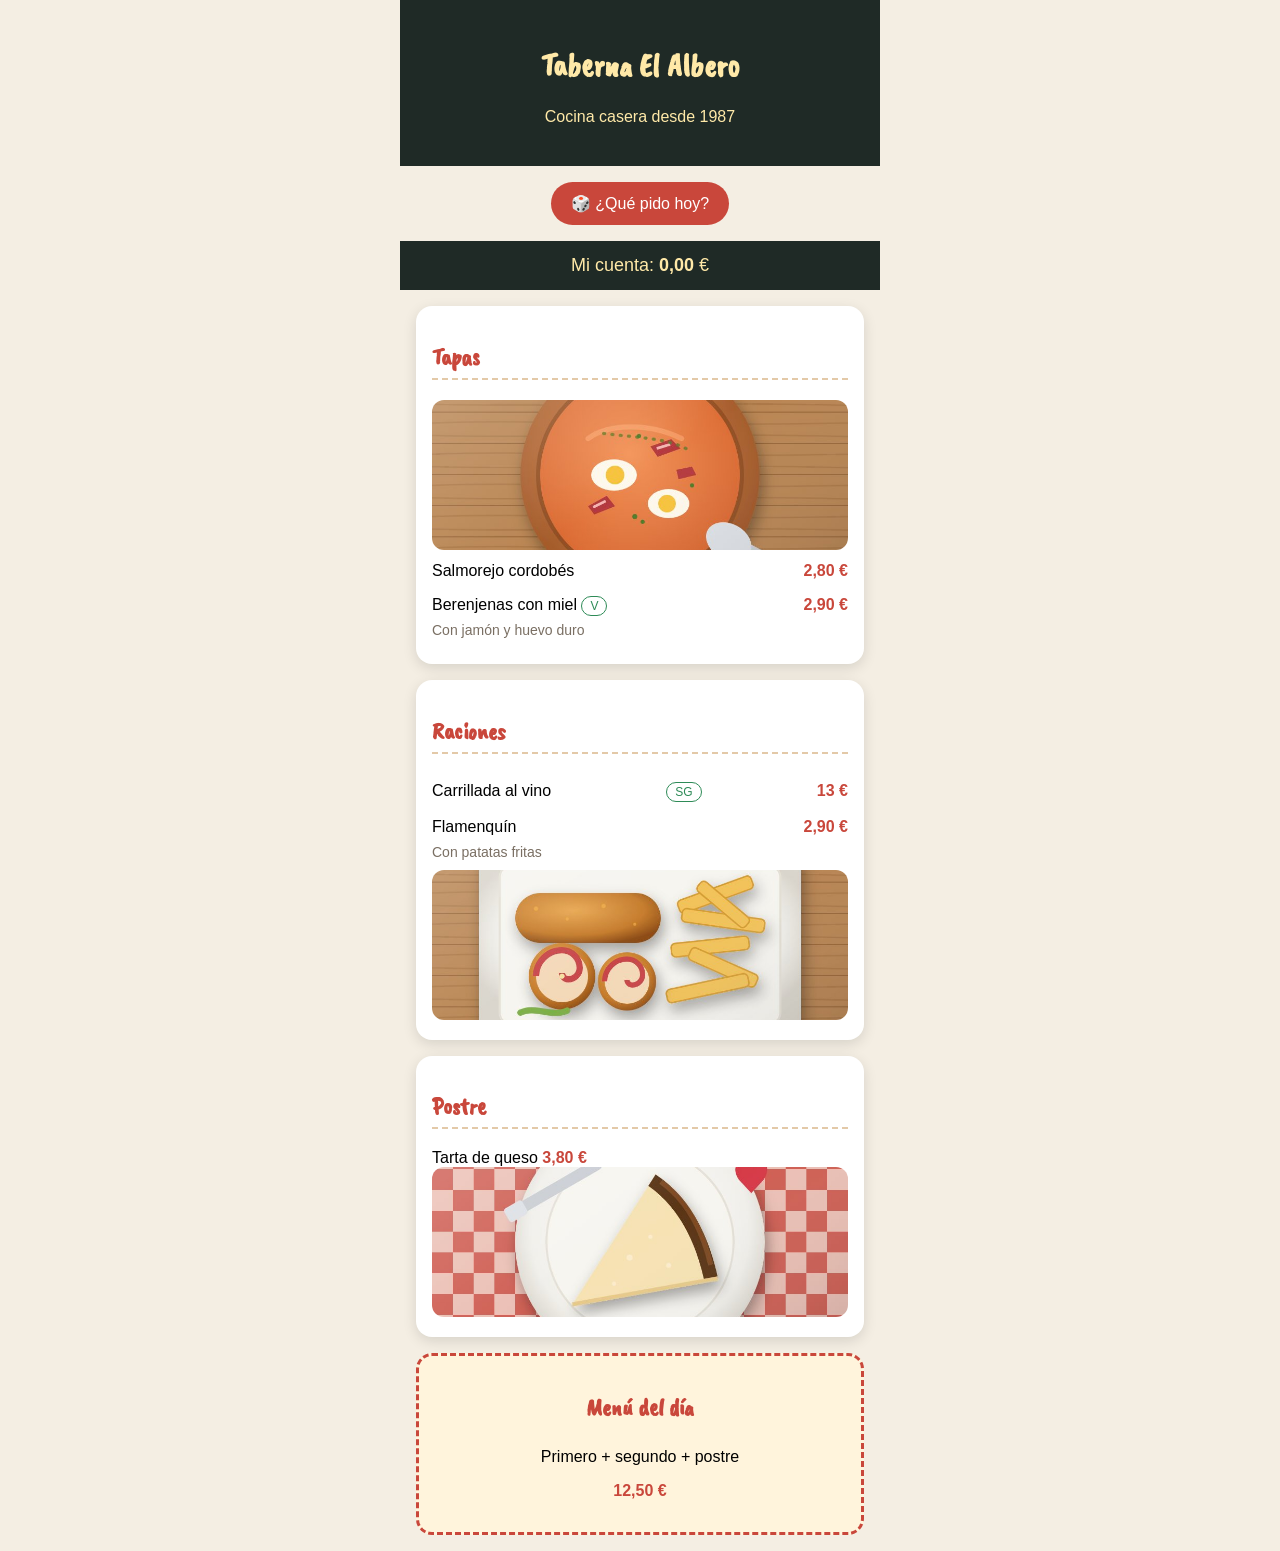
<file: Restaurante.html>
<!DOCTYPE html>
<html lang="es">
<head>
	  <meta charset="utf-8">
	  <meta name="viewport"
		content="width=device-width, initial-scale=1">

	 <link rel="stylesheet" href="estilo.css"/>
	  <title>Taberna El Albero · Carta</title>
	  <style>
	  .prueba
	  </style>
	  <!-- en el <head>, antes de <style> -->
	<link rel="stylesheet"
	  href="https://fonts.googleapis.com/css2?family=Caveat+Brush">
</head>
<body>

	

	<header>
	  <h1>Taberna El Albero</h1>
	  <p>Cocina casera desde 1987</p>
	</header>
	<button id="sorpresa">🎲 ¿Qué pido hoy?</button>
<p id="consejo"></p>

<!-- y justo antes de </body> -->
<div id="cuenta">
  Mi cuenta: <b id="total">0,00</b> €
</div>
<script>

  const platos = document.querySelectorAll(".plato");
const boton = document.getElementById("sorpresa");

boton.onclick = function () {
  const n = Math.floor(Math.random() * platos.length);
  const elegido = platos[n];

  platos.forEach(function (p) {
    p.classList.remove("elegido");
  });
  elegido.classList.add("elegido");

  const nombre = elegido.querySelector("span").textContent;
  document.getElementById("consejo").textContent = "Hoy te recomiendo: " + nombre;
};

let total = 0;

platos.forEach(function (plato) {
  plato.onclick = function () {
    const texto = plato.querySelector(".precio").textContent;
    total = total + parseFloat(texto.replace(",", "."));
    document.getElementById("total").textContent =
      total.toFixed(2).replace(".", ",");
  };
});
</script>

	  <section>
	  <h2>Tapas</h2>
	  <!-- aquí los platos -->
	  <img src="salmorejo.jpg"
     alt="Salmorejo cordobés">
	  
	  <div class="plato">
		  <span>Salmorejo cordobés</span>
		  <span class="precio">2,80 €</span>
		</div>
		<div class="plato">
	  <span>Berenjenas con miel
	    <span class="tag veg">V</span>
	  </span>
	  <span class="precio">2,90 €</span>
	</div>
	<p class="desc">Con jamón y huevo duro</p>
		
	</section>

	<section>
	  <h2>Raciones</h2>
	  <div class="plato">
		  <span>Carrillada al vino</span>
		  <span class="tag veg">SG</span>
		  <span class="precio">13 €</span>
		</div>
		<div class="plato">
	  <span>Flamenquín
	    
	  </span>
	  <span class="precio">2,90 €</span>
	</div>
	<p class="desc">Con patatas fritas</p>
	<img src="flamenquin.jpg"
     alt="flamenquin">
	</section>
	<section>
	  <h2>Postre</h2>
	  <span>Tarta de queso
	    
	  </span>
	  <span class="precio">3,80 €</span>
	</div>
	<img src="tarta de queso.jpg"
     alt="tarta de queso">
	</section>
	<div class="menu">
  <h2>Menú del día</h2>
  <p>Primero + segundo + postre</p>
  <p class="precio">12,50 €</p>
</div>


</body>
</html>
</file>
<file: estilo.css>
.prueba {color:#ffffff;}
header {
  background: #1F2A26;
  color: #FFE9A8;
  text-align: center;
  padding: 24px 16px;
}

h2 {
  color: #C9473B;
  border-bottom: 2px dashed #E3C9A8;
  padding-bottom: 6px;
}

.plato {
  display: flex;
  justify-content: space-between;
  padding: 8px 0;
}

.precio {
  font-weight: bold;
  color: #C9473B;
}
.desc {
  color: #7A6F63;
  font-size: 14px;
  margin: 0 0 10px;
}
.tag {
  font-size: 12px;
  padding: 2px 8px;
  border: 1px solid;
  border-radius: 999px;
}
.veg { color: #2E8B57; }
.sg  { color: #C98A12; }
img {
  width: 100%;
  height: 150px;
  object-fit: cover;
  border-radius: 12px;
}
body {
  background: #F4EEE3;
  margin: 0;
}

section {
  background: white;
  margin: 16px;
  padding: 16px;
  border-radius: 16px;
  box-shadow: 0 4px 14px rgba(0,0,0,.12);
}
.menu {
  margin: 16px;
  padding: 16px;
  border: 3px dashed #C9473B;
  border-radius: 16px;
  background: #FFF4DC;
  text-align: center;
}
.menu h2 {
  border: none;
}
body {
  font-family: Arial, sans-serif;
  max-width: 480px;
  margin: 0 auto;
}
h1, h2 {
  font-family: "Caveat Brush", cursive;
}
#sorpresa {
  display: block;
  margin: 16px auto 0;
  padding: 12px 20px;
  border: none;
  border-radius: 999px;
  background: #C9473B;
  color: white;
  font-size: 16px;
}
#consejo {
  text-align: center;
  font-weight: bold;
}
.elegido {
  background: #FFE9A8;
  border-radius: 8px;
}
#cuenta {
  position: sticky;
  bottom: 0;
  background: #1F2A26;
  color: #FFE9A8;
  padding: 14px;
  text-align: center;
  font-size: 18px;
}
.plato {
  cursor: pointer;
}
</file>
